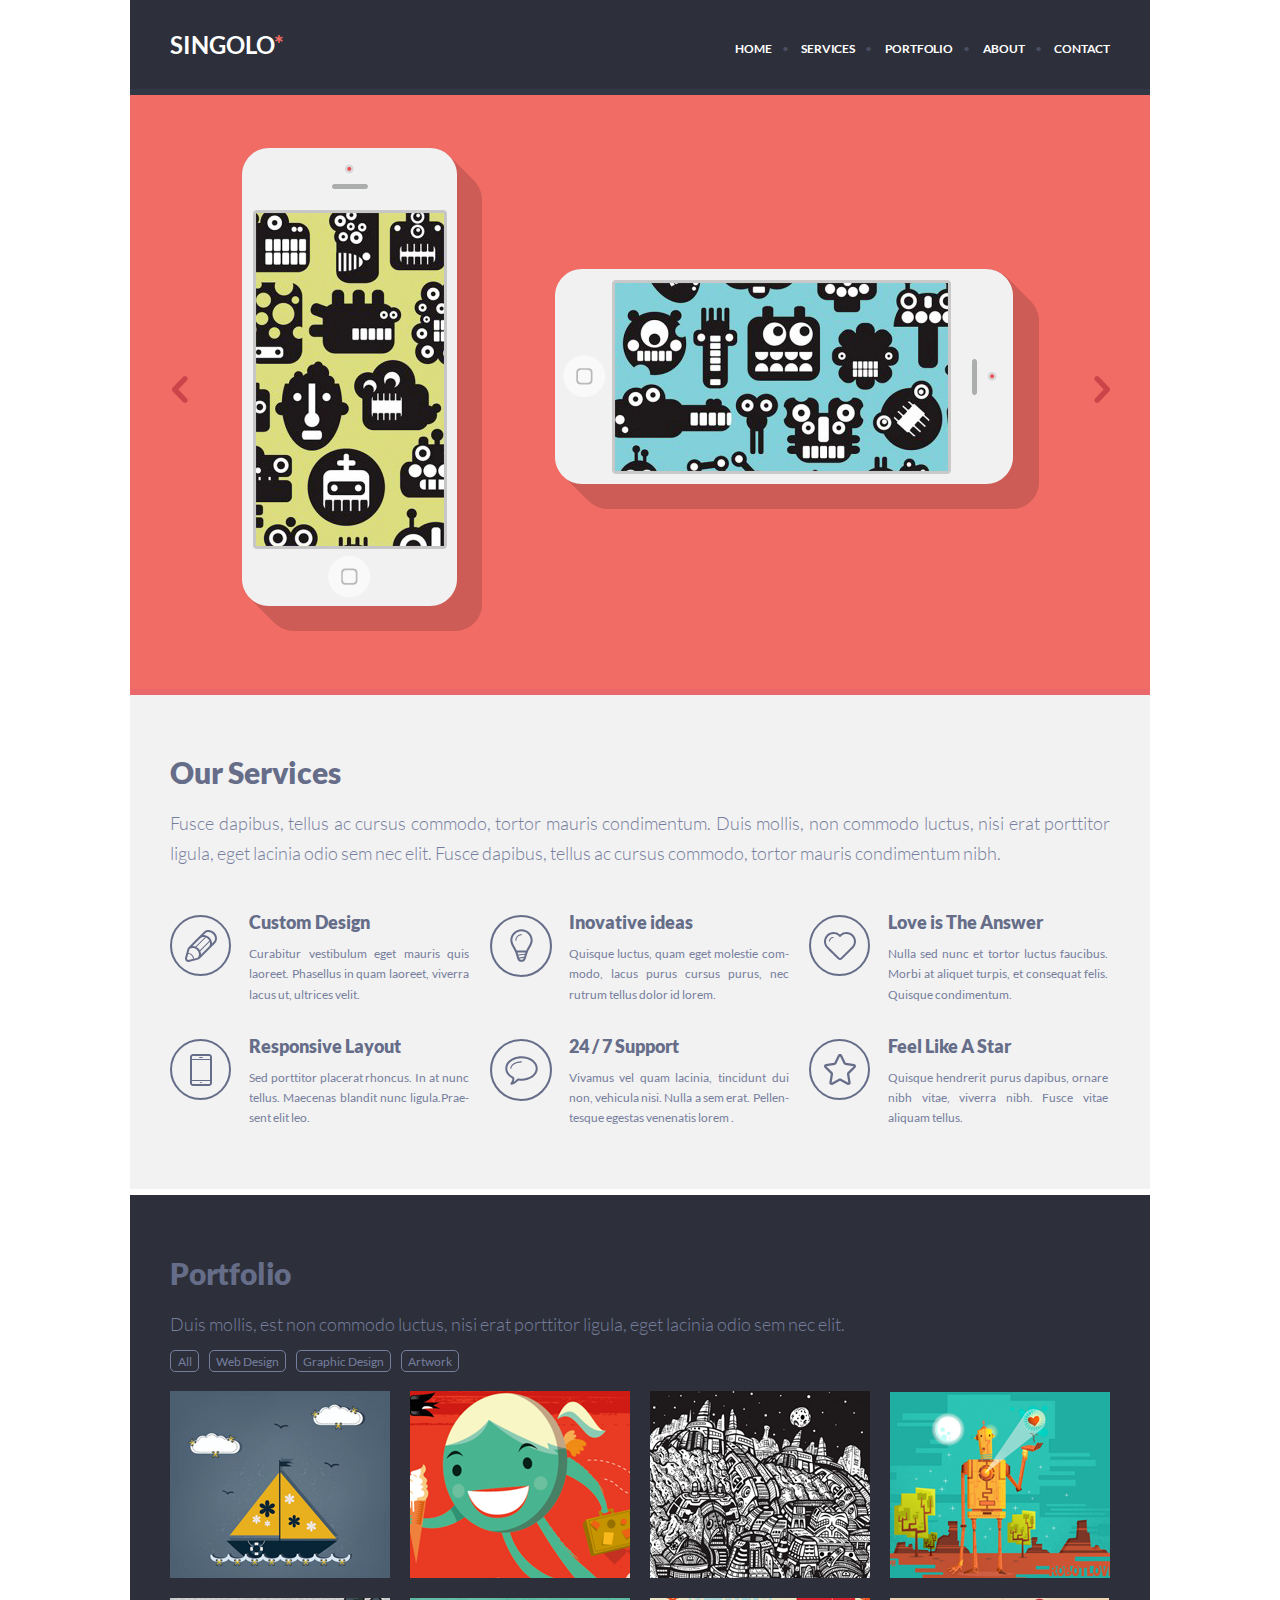
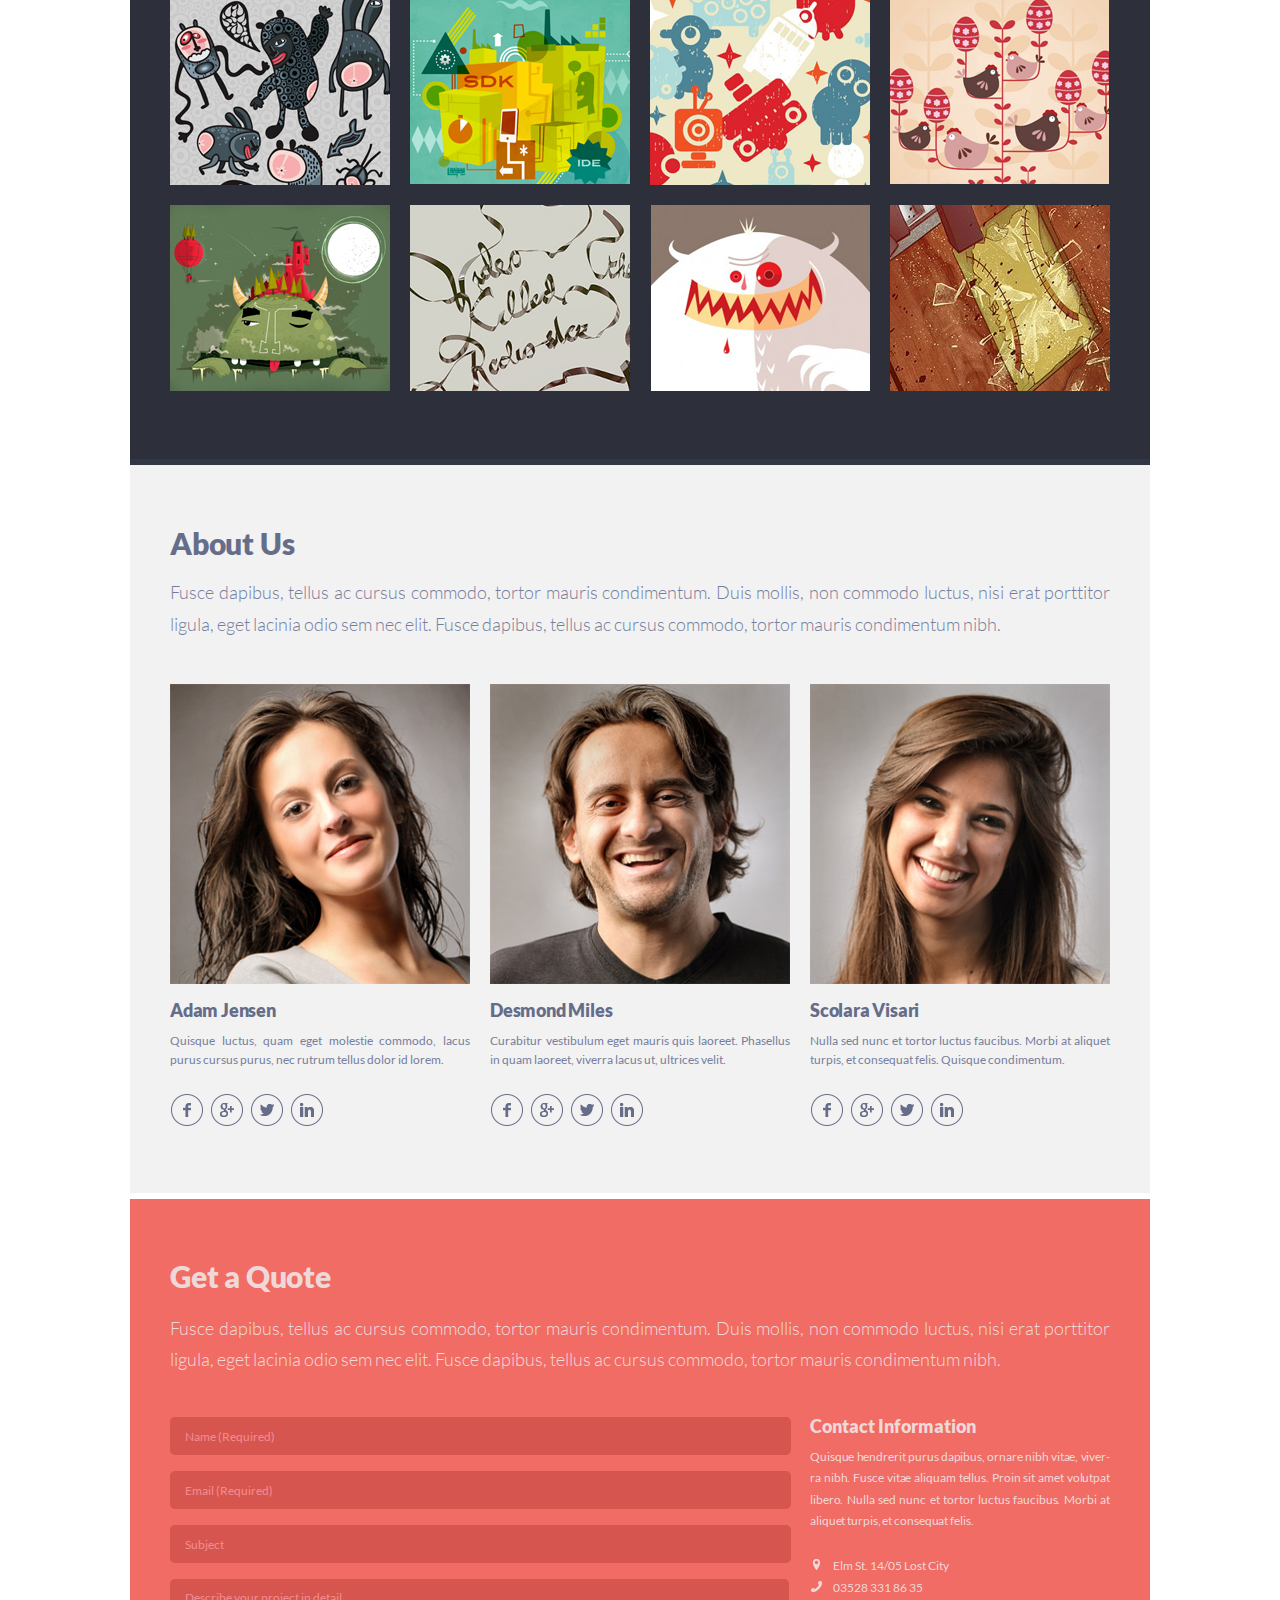
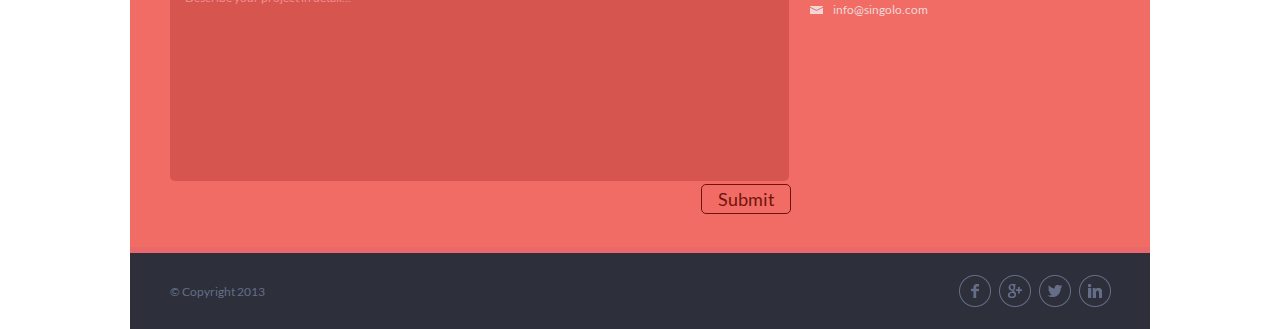
<file: index.html>
<!DOCTYPE html>
<html>
  <head>
    <meta charset="utf-8">
    <title>Singolo</title>
    <link rel="stylesheet" href="style.css">
  </head>
  <body>
    <header class= "header">
      <div class="wrapper flex">
        <a href= "#" class= "logo">
          <h1>SINGOLO</h1>
        </a>
        <nav class= "header_navigation">
          <ul class= "navigation">
            <li><a href= "#">HOME</a></li>
            <li><a href= "#">SERVICES</a></li>
            <li><a href= "#">PORTFOLIO</a></li>
            <li><a href= "#">ABOUT</a></li>
            <li><a href= "#">CONTACT</a></li>
          </ul>
        </nav>
      </div>
    </header>
    <div class="wrapper flex slider">
      <button type="button" name= "button-left" id= "button-left"></button>
      <img width= "250" id="phone-vertical" src="assets/images/iPhone Vertical.png">
      <img width= "500" id= "phone-horizontal" src="assets/images/iPhone Horizontal.png">
      <button type= "button" name= "button-right" id= "button-right"></button>
    </div>
    <main>
      <div class="services">
        <div class="wrapper">
        <section class= "our-services">
          <h2>Our Services</h2>
          <p>Fusce dapibus, tellus ac cursus commodo, 
            tortor mauris condimentum. Duis mollis, 
            non commodo luctus, nisi erat porttitor ligula, 
            eget lacinia odio sem nec elit. Fusce dapibus, 
            tellus ac cursus commodo, tortor mauris condimentum nibh.
          </p>
        </section>
        </div>
        <div class="wrapper flex layout-3-column">
          <div class="service">
            <div class="service-icon">
              <img width= "62" src="assets/images/pen.svg">
            </div>
            <div class="service-text">
              <h3>Custom Design</h3>
              <p>Curabitur vestibulum eget mauris quis laoreet. 
                Phasellus in quam laoreet, viverra lacus ut,
                ultrices velit.</p>
            </div>
          </div>
          <div class="service">
            <div class="service-icon">
              <img width= "62" src= "assets/images/bulb.svg">
            </div>
            <div class="service-text">
              <h3>Inovative ideas</h3>
              <p>Quisque luctus, quam eget molestie com- modo, 
                lacus purus cursus purus, 
                nec rutrum tellus dolor id lorem.</p>
            </div>
          </div>
          <div class="service">
            <div class="service-icon">
              <img width= "62" src= "assets/images/heart.svg">
            </div>
            <div class="service-text">
              <h3>Love is The Answer</h3>
              <p>Nulla sed nunc et tortor luctus faucibus.
                Morbi at aliquet turpis,
                et consequat felis. Quisque condimentum.</p>
            </div>
          </div>
          <div class="service">
            <div class="service-icon">
              <img width= "62" src= "assets/images/phone.svg">
            </div>
            <div class="service-text">
              <h3>Responsive Layout</h3>
              <p>Sed porttitor placerat rhoncus. In at nunc tellus.
                Maecenas blandit nunc ligula.Prae- sent elit leo.</p>
            </div>
          </div>
          <div class="service">
            <div class="service-icon">
              <img width= "62" src= "assets/images/bubble.svg">
            </div>
            <div class="service-text">
              <h3>24 / 7 Support</h3>
              <p>Vivamus vel quam lacinia, tincidunt dui non, vehicula nisi. 
                Nulla a sem erat. Pellen- tesque egestas venenatis lorem .</p>
            </div>
          </div>
          <div class="service">
            <div class="service-icon">
              <img width= "62" src= "assets/images/star.svg">
            </div>
            <div class= "service-text">
              <h3>Feel Like A Star</h3>
              <p>Quisque hendrerit purus dapibus, ornare nibh vitae, 
                viverra nibh. Fusce vitae aliquam tellus.</p>
            </div>
          </div>
        </div>
      </div>
      <section class= "wrapper portfolio">
        <h2>Portfolio</h2>
        <p>Duis mollis, est non commodo luctus, nisi erat 
          porttitor ligula, eget lacinia odio sem nec elit.</p>
        <div class= "category">
          <button type="button">All</button>
          <button type="button">Web Design</button>
          <button type="button">Graphic Design</button>
          <button type="button">Artwork</button>
        </div>
        <div class="flex gallery">
          <div class="gallery-item"><img width= "220" src="./assets/images/img1.png" alt=""></div>
          <div class="gallery-item"><img width= "220" src="./assets/images/img4.png" alt=""></div>
          <div class="gallery-item"><img width= "220" src="./assets/images/img7.png" alt=""></div>
          <div class="gallery-item"><img width= "220" src="./assets/images/img10.png" alt=""></div>
          <div class="gallery-item"><img width= "220" src="./assets/images/img2.png" alt=""></div>
          <div class="gallery-item"><img width= "220" src="./assets/images/img5.png" alt=""></div>
          <div class="gallery-item"><img width= "220" src="./assets/images/img8.png" alt=""></div>
          <div class="gallery-item"><img width= "220" src="./assets/images/img11.png" alt=""></div>
          <div class="gallery-item"><img width= "220" src="./assets/images/img3.png" alt=""></div>
          <div class="gallery-item"><img width= "220" src="./assets/images/img6.png" alt=""></div>
          <div class="gallery-item"><img width= "220" src="./assets/images/img9.png" alt=""></div>
          <div class="gallery-item"><img width= "220" src="./assets/images/img12.png" alt=""></div>
        </div>
      </section>
      <section class= "wrapper about">
        <h2>About Us</h2>
        <p>Fusce dapibus, tellus ac cursus commodo, tortor mauris condimentum. Duis mollis, non 
          commodo luctus, nisi erat porttitor ligula, eget lacinia odio sem nec elit. 
          Fusce dapibus, tellus ac cursus commodo, tortor mauris condimentum nibh.</p>
        <div class= "flex persons">
          <div class="person">
            <img width= "300" src= "./assets/images/photo.png">
            <h3>Adam Jensen</h3>
            <p>Quisque luctus, quam eget molestie commodo, lacus purus cursus purus, 
              nec rutrum tellus dolor id lorem.</p>
            <div class="social">
              <a href= "#"><img src="./assets/images/facebook.svg"></a>
              <a href= "#"><img src="./assets/images/google.svg"></a>
              <a href= "#"><img src="./assets/images/twitter.svg"></a>
              <a href= "#"><img src="./assets/images/linkedin.svg"></a>
            </div>
          </div>
          <div class="person">
            <img width= "300" src= "./assets/images/photo2.png">
            <h3>Desmond Miles</h3>
            <p>Curabitur vestibulum eget mauris quis laoreet. Phasellus in quam laoreet, 
              viverra lacus ut, ultrices velit.</p>
            <div class="social">
              <a href= "#"><img src="./assets/images/facebook.svg" class="social-item"></a>
              <a href= "#"><img src="./assets/images/google.svg" class="social-item"></a>
              <a href= "#"><img src="./assets/images/twitter.svg" class="social-item"></a>
              <a href= "#"><img src="./assets/images/linkedin.svg" class="social-item"></a>
            </div>
          </div>
          <div class="person">
            <img width= "300" src= "./assets/images/photo3.png">
            <h3>Scolara Visari</h3>
            <p>Nulla sed nunc et tortor luctus faucibus. Morbi at aliquet turpis, et consequat
               felis. Quisque condimentum.</p>
            <div class="social">
              <a href= "#"><img src="./assets/images/facebook.svg" class="social-item"></a>
              <a href= "#"><img src="./assets/images/google.svg" class="social-item"></a>
              <a href= "#"><img src="./assets/images/twitter.svg" class="social-item"></a>
              <a href= "#"><img src="./assets/images/linkedin.svg" class="social-item"></a>
            </div>
          </div>
        </div>
      </section>
      <div class="wrapper form-contacts">
        <section class= "quote">
          <h2>Get a Quote</h2>
          <p>Fusce dapibus, tellus ac cursus commodo, tortor mauris condimentum. 
            Duis mollis, non commodo luctus, nisi erat porttitor ligula, eget 
            lacinia odio sem nec elit. Fusce dapibus, tellus ac cursus commodo, 
            tortor mauris condimentum nibh.</p>
        </section>
        <div class="flex"> 
          <form id= "project-form" action= "#">
            <input type= "text" id= "fname" name= "fname" placeholder= "Name (Required)" required>
            <br>
            <input type= "email" id= "fmail" name= "fmail"placeholder= "Email (Required)" required>
            <br>
            <input type= "text" id= "fsubject" name= "fsubject" placeholder= "Subject">
            <br>
            <textarea name= "fdescription" placeholder= "Describe your project in detail..."></textarea>
            <br>
            <button class= "submit-button" type="submit" name= "fsubmit" form="project-form">Submit</button>
          </form>
          <div class="contacts">
            <h3>Contact Information</h3>
            <p>Quisque hendrerit purus dapibus, ornare nibh vitae, viver- ra nibh. 
              Fusce vitae aliquam tellus. Proin sit amet volutpat libero. Nulla 
              sed nunc et tortor luctus faucibus. Morbi at aliquet turpis, 
              et consequat felis. </p>
              <div class="contact-links">
                <a class="address" href= "#">Elm St. 14/05 Lost City</a><br>
                <a class="phone" href= "#" type= "tel">03528 331 86 35</a><br>
                <a class="mail" href= "#" type= "mail">info@singolo.com</a>
              </div>  
          </div>
        </div>
      </div>
      <footer>
        <div class="wrapper flex">
        <div class= "copyright"><span>© Copyright 2013</span></div>
        <div class="social social-footer">
          <a href= "#"><img src="./assets/images/facebook.svg" class="social-item"></a>
          <a href= "#"><img src="./assets/images/google.svg" class="social-item"></a>
          <a href= "#"><img src="./assets/images/twitter.svg" class="social-item"></a>
          <a href= "#"><img src="./assets/images/linkedin.svg" class="social-item"></a>
        </div>
      </div>
      </footer>
    </main>
  </body>
</html>
</file>
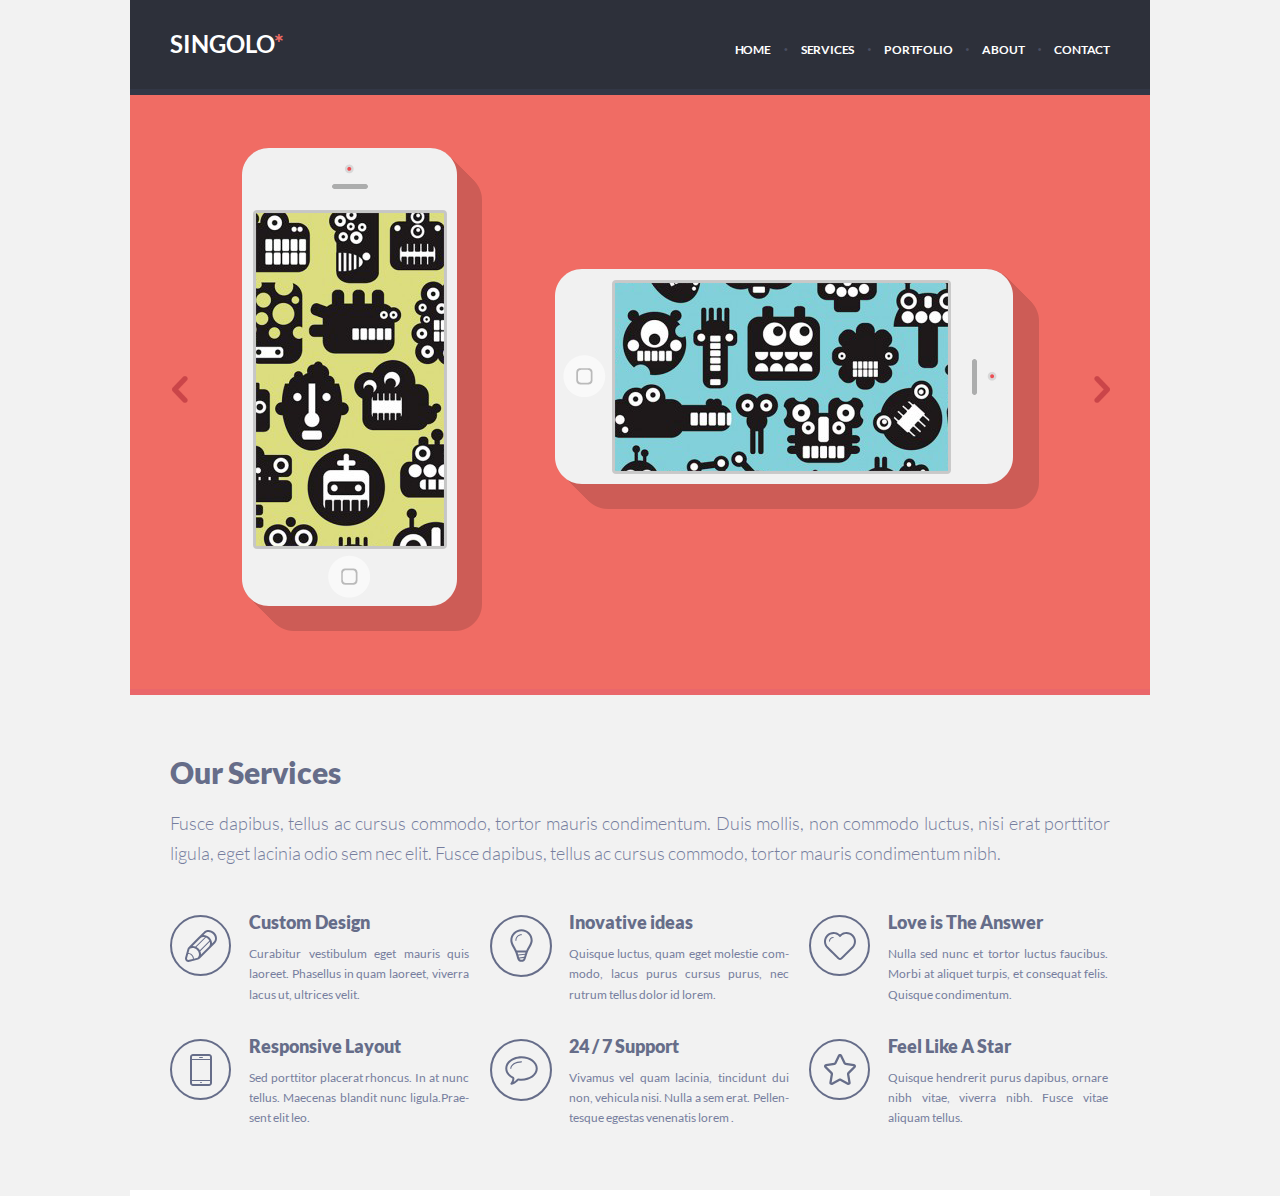
<file: singolo.html>
<!DOCTYPE html>
<html>
  <head>
    <meta charset="utf-8">
    <title></title>
    <link rel="stylesheet" href="singolo.css">
  </head>
  <body>
    <header class= "header">
      <div class="wrapper">
        <a href= "#" class= "logo">
          <h1>SINGOLO</h1>
        </a>
        <nav class= "header_navigation">
          <ul class= "navigation">
            <li><a href= "#">HOME</a></li>
            <li><a href= "#">SERVICES</a></li>
            <li><a href= "#">PORTFOLIO</a></li>
            <li><a href= "#">ABOUT</a></li>
            <li><a href= "#">CONTACT</a></li>
          </ul>
        </nav>
      </div>
    </header>
    <div class="slider">
      <div class="wrapper">
        <button type="button" name= "button-left" id= "button-left"></button>
        <img width= "250" id="phone-vertical" src="assets/images/iPhone Vertical.png">
        <img width= "500" id= "phone-horizontal" src="assets/images/iPhone Horizontal.png">
        <button type= "button" name= "button-right" id= "button-right"></button>
        </div>
    </div>
    <main>
      <section>
        <h2>Our Services</h2>
        <p>Fusce dapibus, tellus ac cursus commodo, 
          tortor mauris condimentum. Duis mollis, 
          non commodo luctus, nisi erat porttitor ligula, 
          eget lacinia odio sem nec elit. Fusce dapibus, 
          tellus ac cursus commodo, tortor mauris condimentum nibh.
        </p>
      </section>
      <section>
        <div class="layout-3-column">
          <div class="service">
            <div class="service-icon">
              <img width= "62" src="assets/images/pen.svg">
            </div>
            <div class="service-text">
              <h3>Custom Design</h3>
              <p>Curabitur vestibulum eget mauris quis laoreet. 
                Phasellus in quam laoreet, viverra lacus ut,
                ultrices velit.</p>
            </div>
          </div>
          <div class="service">
            <div class="service-icon">
              <img width= "62" src= "assets/images/bulb.svg">
            </div>
            <div class="service-text">
              <h3>Inovative ideas</h3>
              <p>Quisque luctus, quam eget molestie com- modo, 
                lacus purus cursus purus, 
                nec rutrum tellus dolor id lorem.</p>
            </div>
          </div>
          <div class="service">
            <div class="service-icon">
              <img width= "62" src= "assets/images/heart.svg">
            </div>
            <div class="service-text">
              <h3>Love is The Answer</h3>
              <p>Nulla sed nunc et tortor luctus faucibus.
                Morbi at aliquet turpis,
                et consequat felis. Quisque condimentum.</p>
            </div>
          </div>
          <div class="service">
            <div class="service-icon">
              <img width= "62" src= "assets/images/phone.svg">
            </div>
            <div class="service-text">
              <h3>Responsive Layout</h3>
              <p>Sed porttitor placerat rhoncus. In at nunc tellus.
                Maecenas blandit nunc ligula.Prae- sent elit leo.</p>
            </div>
          </div>
          <div class="service">
            <div class="service-icon">
              <img width= "62" src= "assets/images/bubble.svg">
            </div>
            <div class="service-text">
              <h3>24 / 7 Support</h3>
              <p>Vivamus vel quam lacinia, tincidunt dui non, vehicula nisi. 
                Nulla a sem erat. Pellen- tesque egestas venenatis lorem .</p>
            </div>
          </div>
          <div class="service">
            <div class="service-icon">
              <img width= "62" src= "assets/images/star.svg">
            </div>
            <div class= "service-text">
              <h3>Feel Like A Star</h3>
              <p>Quisque hendrerit purus dapibus, ornare nibh vitae, 
                viverra nibh. Fusce vitae aliquam tellus.</p>
            </div>
          </div> 
        </div>
      </section>
    </main>
  </body>
</html>
</file>
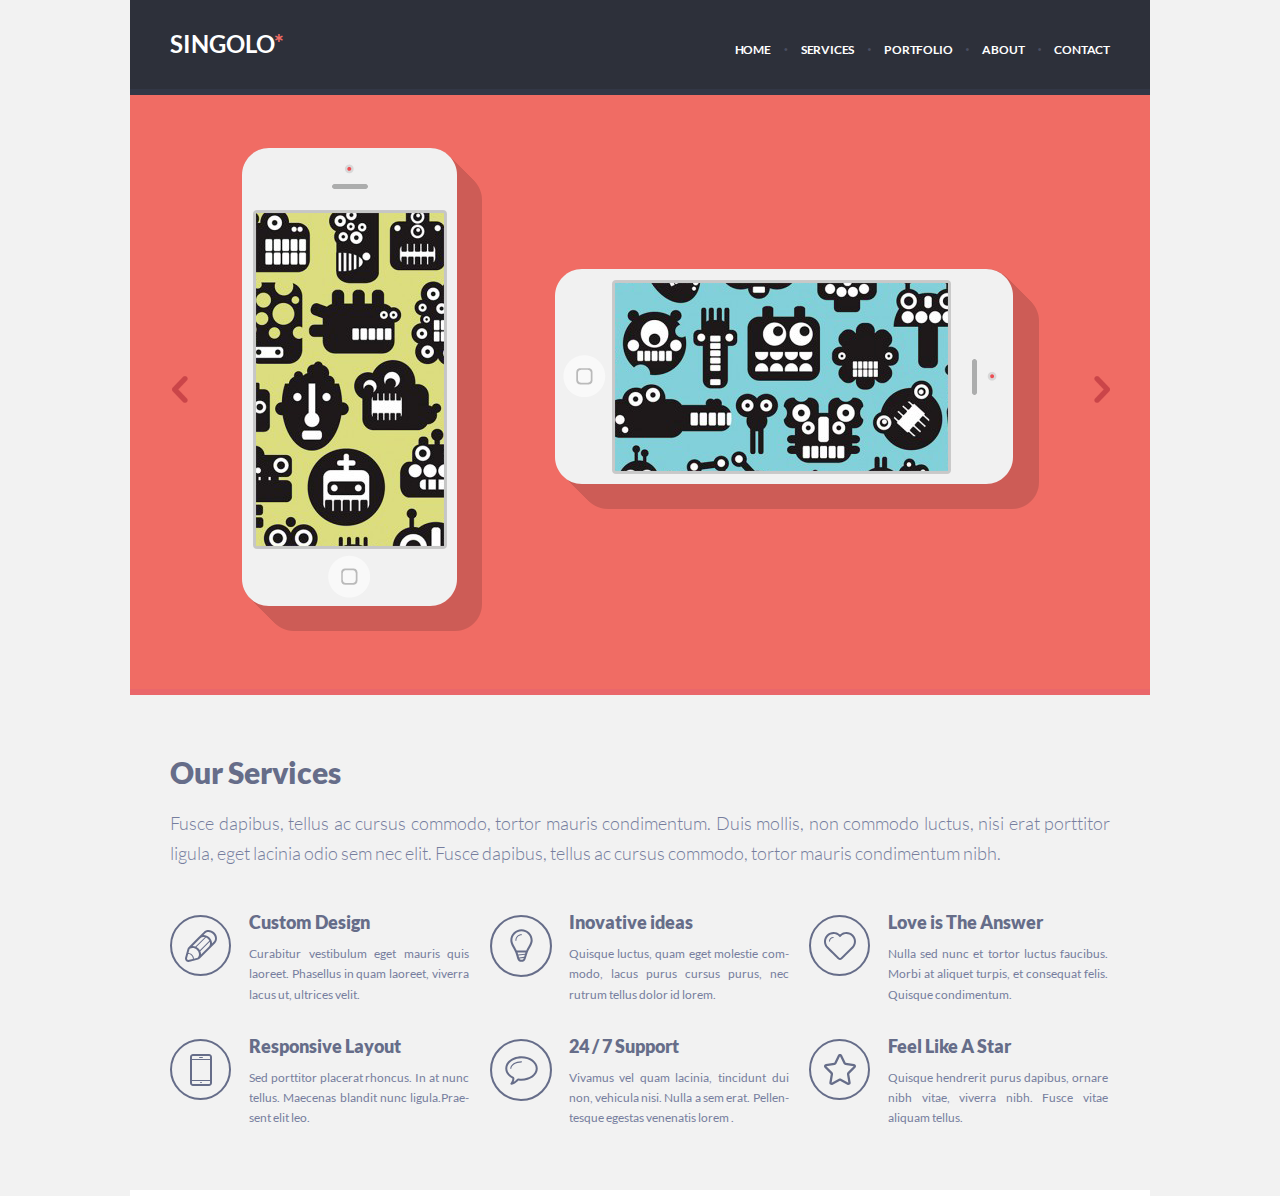
<file: singolo1.html>
<!DOCTYPE html>
<html>
  <head>
    <meta charset="utf-8">
    <title>Singolo</title>
    <link rel="stylesheet" href="singolo1.css">
  </head>
  <body>
    <header class= "header">
      <div class="wrapper">
        <a href= "#" class= "logo">
          <h1>SINGOLO</h1>
        </a>
        <nav class= "header_navigation">
          <ul class= "navigation">
            <li><a href= "#">HOME</a></li>
            <li><a href= "#">SERVICES</a></li>
            <li><a href= "#">PORTFOLIO</a></li>
            <li><a href= "#">ABOUT</a></li>
            <li><a href= "#">CONTACT</a></li>
          </ul>
        </nav>
      </div>
    </header>
    <div class="slider">
      <div class="wrapper">
        <button type="button" name= "button-left" id= "button-left"></button>
        <img width= "250" id="phone-vertical" src="assets/images/iPhone Vertical.png">
        <img width= "500" id= "phone-horizontal" src="assets/images/iPhone Horizontal.png">
        <button type= "button" name= "button-right" id= "button-right"></button>
        </div>
    </div>
    <main>
      <section>
        <h2>Our Services</h2>
        <p>Fusce dapibus, tellus ac cursus commodo, 
          tortor mauris condimentum. Duis mollis, 
          non commodo luctus, nisi erat porttitor ligula, 
          eget lacinia odio sem nec elit. Fusce dapibus, 
          tellus ac cursus commodo, tortor mauris condimentum nibh.
        </p>
      </section>
      <section>
        <div class="layout-3-column">
          <div class="service">
            <div class="service-icon">
              <img width= "62" src="assets/images/pen.svg">
            </div>
            <div class="service-text">
              <h3>Custom Design</h3>
              <p>Curabitur vestibulum eget mauris quis laoreet. 
                Phasellus in quam laoreet, viverra lacus ut,
                ultrices velit.</p>
            </div>
          </div>
          <div class="service">
            <div class="service-icon">
              <img width= "62" src= "assets/images/bulb.svg">
            </div>
            <div class="service-text">
              <h3>Inovative ideas</h3>
              <p>Quisque luctus, quam eget molestie com- modo, 
                lacus purus cursus purus, 
                nec rutrum tellus dolor id lorem.</p>
            </div>
          </div>
          <div class="service">
            <div class="service-icon">
              <img width= "62" src= "assets/images/heart.svg">
            </div>
            <div class="service-text">
              <h3>Love is The Answer</h3>
              <p>Nulla sed nunc et tortor luctus faucibus.
                Morbi at aliquet turpis,
                et consequat felis. Quisque condimentum.</p>
            </div>
          </div>
          <div class="service">
            <div class="service-icon">
              <img width= "62" src= "assets/images/phone.svg">
            </div>
            <div class="service-text">
              <h3>Responsive Layout</h3>
              <p>Sed porttitor placerat rhoncus. In at nunc tellus.
                Maecenas blandit nunc ligula.Prae- sent elit leo.</p>
            </div>
          </div>
          <div class="service">
            <div class="service-icon">
              <img width= "62" src= "assets/images/bubble.svg">
            </div>
            <div class="service-text">
              <h3>24 / 7 Support</h3>
              <p>Vivamus vel quam lacinia, tincidunt dui non, vehicula nisi. 
                Nulla a sem erat. Pellen- tesque egestas venenatis lorem .</p>
            </div>
          </div>
          <div class="service">
            <div class="service-icon">
              <img width= "62" src= "assets/images/star.svg">
            </div>
            <div class= "service-text">
              <h3>Feel Like A Star</h3>
              <p>Quisque hendrerit purus dapibus, ornare nibh vitae, 
                viverra nibh. Fusce vitae aliquam tellus.</p>
            </div>
          </div> 
        </div>
      </section>
    </main>
  </body>
</html>
</file>
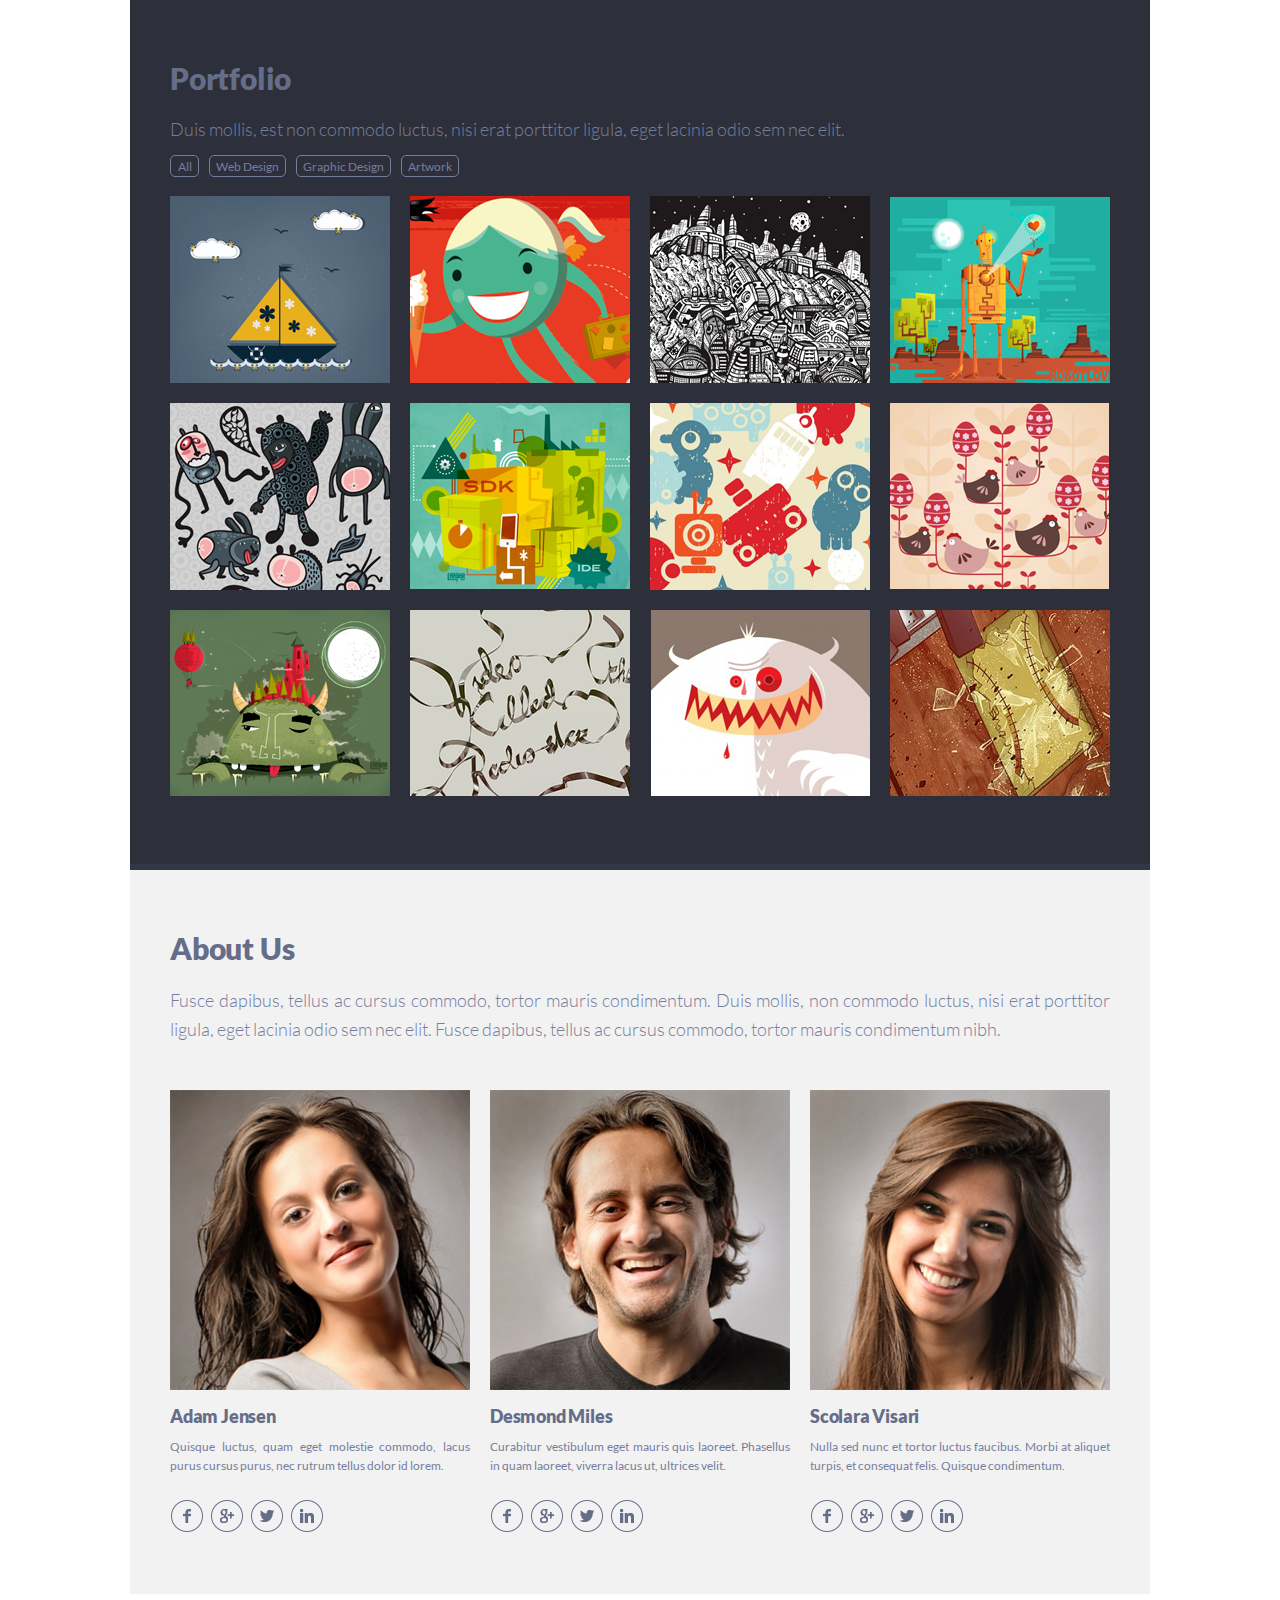
<file: singolo2.html>
<!DOCTYPE html>
<html>
  <head>
    <meta charset="utf-8">
    <title>Singolo</title>
    <link rel="stylesheet" href="singolo2.css">
  </head>
  <body>
    <main>
      <section class= "portfolio">
        <h2>Portfolio</h2>
        <p>Duis mollis, est non commodo luctus, nisi erat 
          porttitor ligula, eget lacinia odio sem nec elit.</p>
        <div class= "category">
          <button type="button">All</button>
          <button type="button">Web Design</button>
          <button type="button">Graphic Design</button>
          <button type="button">Artwork</button>
        </div>
        <div class="gallery">
          <div class="gallery-item"><img width= "220" src="./assets/images/img1.png" alt=""></div>
          <div class="gallery-item"><img width= "220" src="./assets/images/img4.png" alt=""></div>
          <div class="gallery-item"><img width= "220" src="./assets/images/img7.png" alt=""></div>
          <div class="gallery-item"><img width= "220" src="./assets/images/img10.png" alt=""></div>
          <div class="gallery-item"><img width= "220" src="./assets/images/img2.png" alt=""></div>
          <div class="gallery-item"><img width= "220" src="./assets/images/img5.png" alt=""></div>
          <div class="gallery-item"><img width= "220" src="./assets/images/img8.png" alt=""></div>
          <div class="gallery-item"><img width= "220" src="./assets/images/img11.png" alt=""></div>
          <div class="gallery-item"><img width= "220" src="./assets/images/img3.png" alt=""></div>
          <div class="gallery-item"><img width= "220" src="./assets/images/img6.png" alt=""></div>
          <div class="gallery-item"><img width= "220" src="./assets/images/img9.png" alt=""></div>
          <div class="gallery-item"><img width= "220" src="./assets/images/img12.png" alt=""></div>
        </div>
      </section>
      <section class= "about">
        <h2>About Us</h2>
        <p>Fusce dapibus, tellus ac cursus commodo, tortor mauris condimentum. Duis mollis, non 
          commodo luctus, nisi erat porttitor ligula, eget lacinia odio sem nec elit. 
          Fusce dapibus, tellus ac cursus commodo, tortor mauris condimentum nibh.</p>
        <div class= "persons">
          <div class="person">
            <img width= "300" src= "./assets/images/photo.png">
            <h3>Adam Jensen</h3>
            <p>Quisque luctus, quam eget molestie commodo, lacus purus cursus purus, 
              nec rutrum tellus dolor id lorem.</p>
            <div class="social">
              <a href= "#"><img src="./assets/images/facebook.svg"></a>
              <a href= "#"><img src="./assets/images/google.svg"></a>
              <a href= "#"><img src="./assets/images/twitter.svg"></a>
              <a href= "#"><img src="./assets/images/linkedin.svg"></a>
            </div>
          </div>
          <div class="person">
            <img width= "300" src= "./assets/images/photo2.png">
            <h3>Desmond Miles</h3>
            <p>Curabitur vestibulum eget mauris quis laoreet. Phasellus in quam laoreet, 
              viverra lacus ut, ultrices velit.</p>
            <div class="social">
              <a href= "#"><img src="./assets/images/facebook.svg" class="social-item"></a>
              <a href= "#"><img src="./assets/images/google.svg" class="social-item"></a>
              <a href= "#"><img src="./assets/images/twitter.svg" class="social-item"></a>
              <a href= "#"><img src="./assets/images/linkedin.svg" class="social-item"></a>
            </div>
          </div>
          <div class="person">
            <img width= "300" src= "./assets/images/photo3.png">
            <h3>Scolara Visari</h3>
            <p>Nulla sed nunc et tortor luctus faucibus. Morbi at aliquet turpis, et consequat
               felis. Quisque condimentum.</p>
            <div class="social">
              <a href= "#"><img src="./assets/images/facebook.svg" class="social-item"></a>
              <a href= "#"><img src="./assets/images/google.svg" class="social-item"></a>
              <a href= "#"><img src="./assets/images/twitter.svg" class="social-item"></a>
              <a href= "#"><img src="./assets/images/linkedin.svg" class="social-item"></a>
            </div>
          </div>
        </div>
      </section>
    </main>
  </body>
</html>
</file>
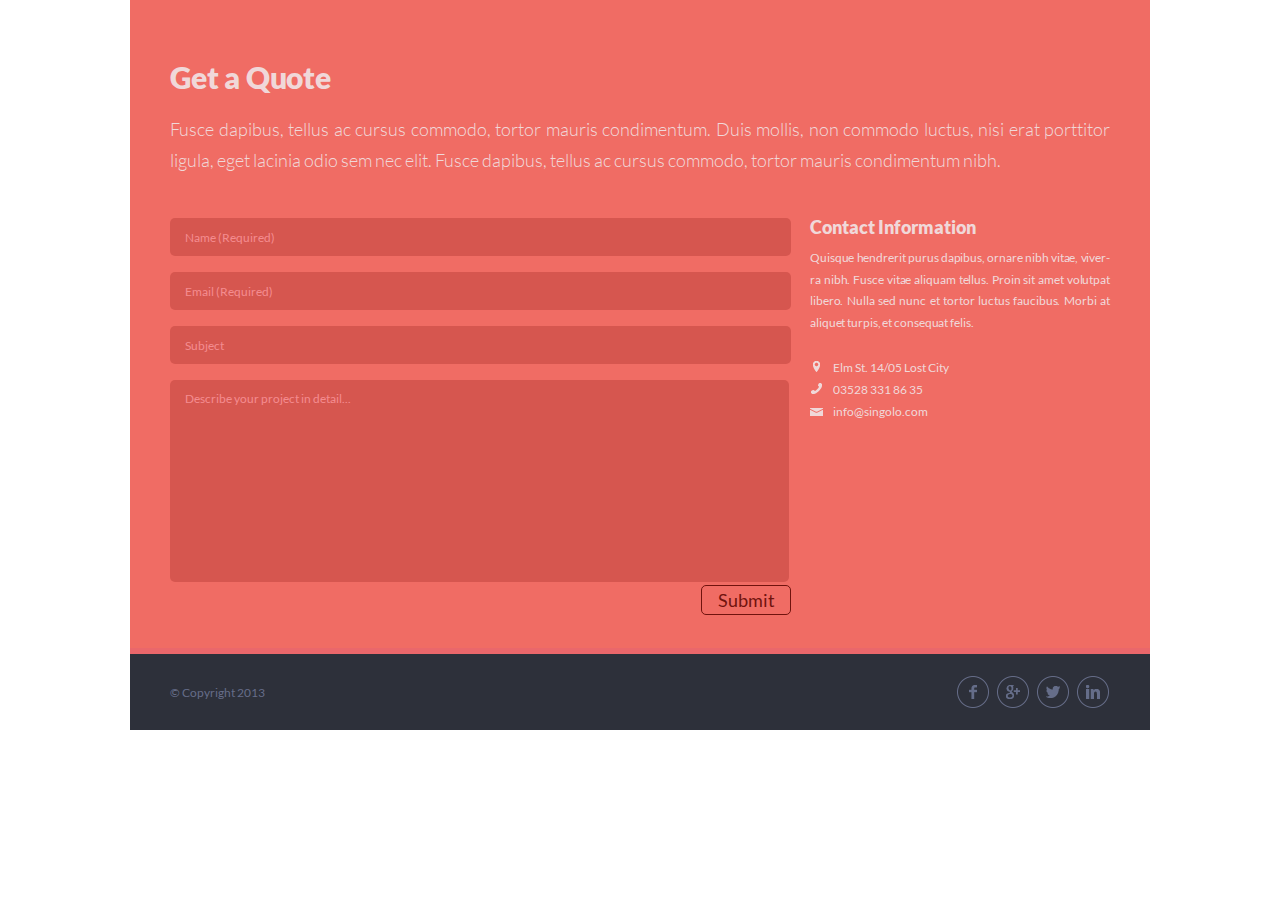
<file: singolo3.html>
<!DOCTYPE html>
<html>
  <head>
    <meta charset="utf-8">
    <title>Singolo</title>
    <link rel="stylesheet" href="singolo3.css">
  </head>
  <body>
    <main>
      <div class="wrapper">
      <section class= "quote">
        <h2>Get a Quote</h2>
        <p>Fusce dapibus, tellus ac cursus commodo, tortor mauris condimentum. 
          Duis mollis, non commodo luctus, nisi erat porttitor ligula, eget 
          lacinia odio sem nec elit. Fusce dapibus, tellus ac cursus commodo, 
          tortor mauris condimentum nibh.</p>
      </section>
    </div>
      <div class="wrapper flex"> 
        <form id= "project-form" action= "#">
          <input type= "text" id= "fname" name= "fname" placeholder= "Name (Required)" required>
          <br>
          <input type= "email" id= "fmail" name= "fmail"placeholder= "Email (Required)" required>
          <br>
          <input type= "text" id= "fsubject" name= "fsubject" placeholder= "Subject">
          <br>
          <textarea name= "fdescription" placeholder= "Describe your project in detail..."></textarea>
          <br>
          <button type="submit" name= "fsubmit" form="project-form">Submit</button>
        </form>
        <div class="contacts">
          <h3>Contact Information</h3>
          <p>Quisque hendrerit purus dapibus, ornare nibh vitae, viver- ra nibh. 
            Fusce vitae aliquam tellus. Proin sit amet volutpat libero. Nulla 
            sed nunc et tortor luctus faucibus. Morbi at aliquet turpis, 
            et consequat felis. </p>
            <div class="contact-links">
          <a class="address" href= "#">Elm St. 14/05 Lost City</a><br>
          <a class="phone" href= "#" type= "tel">03528 331 86 35</a><br>
          <a class="mail" href= "#" type= "mail">info@singolo.com</a>
        </div>  
        </div>
      </div>
    </div>
    </main>
    <footer>
      <div class="wrapper flex">
      <div class= "copyright"><span>© Copyright 2013</span></div>
      <div class="social">
        <a href= "#"><img src="./assets/images/facebook.svg" class="social-item"></a>
        <a href= "#"><img src="./assets/images/google.svg" class="social-item"></a>
        <a href= "#"><img src="./assets/images/twitter.svg" class="social-item"></a>
        <a href= "#"><img src="./assets/images/linkedin.svg" class="social-item"></a>
      </div>
    </div>
    </footer>
  </body>
</html>
</file>
<file: style.css>
@font-face {
  font-family: Lato;
  src: url(assets/fonts/Lato-Bold.ttf);
  font-weight: 700;
 }

 @font-face {
  font-family: Lato;
  src: url(assets/fonts/Lato-Black.ttf); 
  font-weight: 800;
 }

 @font-face {
  font-family: Lato;
  src: url(assets/fonts/Lato-Regular.ttf); 
  font-weight: 500;
 }

 @font-face {
  font-family: Lato;
  src: url(assets/fonts/Lato-Light.ttf); 
  font-weight: 300;
 }

body {
  font-family: "Lato", sans-serif;
  width: 1020px;
  margin: auto;
}

.wrapper {
  padding-left: 40px;
  padding-right: 40px;  
}

.flex {
  display: flex;
  justify-content: space-between;
  align-items: center;
  flex-direction: row;
}

.header {
  background-color: #2d303a;
  border-bottom: 6px #323746 solid;
  height: 89px;
}

.header a {
  font-weight: 700;
  color: #ffffff;
  text-decoration: none; 
}

.logo h1 {
  font-size: 24px;
  margin-top: 30px;
  letter-spacing: 0px;
  
}

.logo h1:after {
  content: "*";
  color: #f06c64;
}

ul.navigation {
  list-style-type: none;
  margin: 0;
  margin-top: 22px;
}

.navigation > li {
  float: left;
  position: relative;
  font-size: 12px;
  letter-spacing: -0.2px;
  margin-left: 10px;
} 

.navigation a:hover {
  color: #f06c64;
}

.navigation > li + li::before {
  content: "•";
  color: #494e62;
  margin-right:13px;
}

 .slider {
  padding-top: 46px;
  padding-bottom: 52px;
  background-color: #f06c64;
  border-bottom: 6px #ea676b solid;  
}

 #phone-vertical {
  margin-top: -4px;
  margin-left: 3px;
} 

#phone-horizontal {
  margin-top: 4px;
  margin-left: 6px;
}

button {
  background-color: transparent;
  cursor: pointer;
}

.slider > button {
  border: 0;
  width: 16px;
  height: 27px;
}

#button-left {
  background-image: url(./assets/images/left.svg);
  margin-left: 2px;
}

#button-right {
  background-image: url(./assets/images/right.svg);
}

.services {
  background-color: #f2f2f2;
  padding-top: 34px;
  height: 460px;
  border-bottom: 6px white solid;  
}

.our-services h2 { 
  font-weight: 800;
  font-size: 30px;
  color: #666d89;
  letter-spacing: -0.2px;
  margin-bottom: 0px;
}

.our-services p {
  font-weight: 300;
  font-size: 18px;
  color: #767e9e;
  line-height: 1.7em;
  text-align: justify;
  margin-bottom: 8px; 
  text-overflow: clip;
}

.layout-3-column { 
  flex-wrap: wrap;
  margin-top: 42px;
  margin-left: 1px;
}

.service {
  display: flex;
  flex-direction: row;
  width: 300px;
  height: 80px;
  margin-bottom: 43.5px;  
}

.service-icon {
  margin-right: 17px;
  margin-top: 4px;
  margin-left: -1px;
}

.service-text h3 {
  font-size: 18px;
  font-weight: 800;
  color: #666d89;
  margin: 0;
  margin-bottom: -1px;
}

.service-text p {
  font-family: "Lato", sans-serif;
  font-size: 12px;
  font-weight: 500;
  line-height: 1.7em;
  color: #767e9e;
  width: 220px;
  text-align: justify;
}

.portfolio {
  height: 864px;
  border-bottom: 6px solid #323746;
  background-color: #2d303a;
}

.portfolio > h2, .about > h2 {
  color: #666d89;
  font-weight: 800;
  font-size: 30px;
  margin: 0;
  padding-top: 60px;
  letter-spacing: -0.2px;
}

.portfolio > p {
  color: #767e9e;
  font-weight: 300;
  font-size: 18px;
  margin-top: 22px;
  margin-bottom: 15px;
}

.category {
  display: flex;
  flex-direction: row;
  margin-bottom: 19px;
}

.category > button{
  color: #767e9e;
  font-family: "Lato";
  font-size: 12px;
  font-weight: 500;
  border: 1px #767e9e solid;
  border-radius: 5px;
  margin-right: 10px;
  height: 22px;
  min-width: 29px;
}

.category > button:hover {
  color: white;
  border-color: white;
  cursor: pointer;
}

.gallery {
  height: 600px;
  flex-wrap: wrap;
  justify-content: space-between;
  align-items: center;
  overflow: hidden;
}

.gallery-item {
  width: 220px;
  height: 187px;
  margin-bottom: 20px;
  overflow: hidden;
}

.gallery-item > img {
  min-height: 100%;
  min-width: 100%;
  object-fit: cover;
}  

.about {
  background-color: #f2f2f2;
  height: 728px;
  border-bottom: 6px solid white;
}
.about > h2 {
  margin-bottom: -5px;
}
.about > p {
  color: #767e9e;
  font-weight: 300;
  font-size: 18px;
  margin-bottom: -3px;
  text-align: justify;
  line-height: 1.8em;
  margin-top: 20px;
}

.persons {
  flex-direction: row;
  margin-top: 46px;
}

.person {
  width: 300px;
  height: 440px;
}

.person > h3 {
  color: #666d89;
  font-size: 18px;
  font-weight: 800;
  margin-top: 12px;
  margin-bottom: 10px;
  letter-spacing: -0.2px;
  max-width: 300px;
  max-height: 22px;
  overflow: hidden;
}

.person > p {
  color: #767e9e;
  font-size: 12px;
  font-weight: 500;
  margin: 0;
  margin-bottom: 24px;
  line-height: 1.6em;
  text-align: justify;
}

.social > a {
  width: 32px;
  height: 32px;
  margin-right: 3px;
}

.quote > h2 {
  font-weight: 800;
  font-size: 30px;
  color: #f0d8d9;
  margin: 0;
  letter-spacing: -0.2px;
 }

.form-contacts {
   background-color: #f06c64;
   height: 589px;
   border-bottom: 6px solid #ea676b;
   padding-top: 59px;
 }

footer {
   background-color: #2d303a;
   height: 76px;
   margin:0;   
 }

div.social-footer {
  float: right;
  margin-top: 21px; 
  margin-right: -5px;
}

.social-footer > a {
  margin-left: 0px;
}

.quote > p, .contacts > p{
  color: #f0d8d9;
  font-weight: 300;
  font-size: 18px;
  margin-top: 19px;
  margin-bottom: 43px;
  text-align: justify;
  line-height: 1.7em;
}

input, textarea {
  background-color: #d6564f;
  border: 0;
  border-radius: 5px;
  padding-left: 15px;
}

input {
  width: 604px;
  height: 36px;
  margin-bottom: 16px; 
}

textarea {
  width: 602px;
  height: 189px;
  padding-top: 11px;
  resize: none;
}

 input::placeholder, textarea::placeholder{
  color: #f48c8f;
  font-size: 12px;
  font-weight: 500;
  font-family: "Lato", sans-serif;
 } 

.submit-button {
  color: #70130e;
  font-family: "Lato";
  font-size: 18px;
  font-weight: 500;
  border: 1px #70130e solid;
  border-radius: 5px;
  height: 30px;
  width: 90px;
  float: right;
}

.submit-button:hover {
  color: white;
  border-color: white;
  cursor: pointer;
}

div.contacts {
  width: 300px;
  height: 162px;
  margin-top: -190px;
}

.contacts > h3 {
  font-size: 18px;
  font-weight: 800;
  color: #f0d8d9;
  margin-top: -25px;
  margin-bottom: 9px;  
}

.contacts > p {
  font-weight: 500;
  font-size: 12px;
  margin-top: 0;
  line-height: 1.8em;
  letter-spacing: -0.1px;
  margin-bottom: 22px;
}



.contact-links > a { 
  text-decoration: none;
  font-size: 12px;
  font-weight: 500;
  color: #f0d8d9;
  margin-bottom: 3px;
  display: inline-block;
}

a.address::before {
  content: url(./assets/images/location.png);
  width: 8px;
  margin-left: 3px;
  margin-right: 13px;
}

a.phone::before {
  content: url(./assets/images/phone.png);
  width: 8px;
  margin-right: 11px;
  margin-left: 1px;
}

a.mail::before {
  content: url(./assets/images/mail.png);
  width: 8px;
  margin-right: 10px;
}

.copyright{
  margin-top: 18px;;
  font-size: 12px;
  color: #666d89;
}
</file>
<file: singolo.css>
@font-face {
  font-family: Lato;
  src: url(assets/fonts/Lato-Bold.ttf);
  font-weight: 700;
 }

 @font-face {
  font-family: Lato;
  src: url(assets/fonts/Lato-Black.ttf); 
  font-weight: 800;
 }

 @font-face {
  font-family: Lato;
  src: url(assets/fonts/Lato-Regular.ttf); 
  font-weight: 500;
 }

 @font-face {
  font-family: Lato;
  src: url(assets/fonts/Lato-Light.ttf); 
  font-weight: 300;
 }

body {
  background-color: #f2f2f2;
  width: 1020px;
  margin: auto;
  border-bottom: 6px #ffffff solid; 
}

.wrapper {
  margin-left: 40px;
  margin-right: 40px;
  margin-top: inherit;
  margin-bottom: inherit;
  height: inherit;
  display: flex;
  flex-direction: row;
  justify-content: space-between;
  align-items: center;

}

.header {
  background-color: #2d303a;
  border-bottom: 6px #323746 solid;
  height: 89px;
}

.header a {
  font-family: "Lato", sans-serif;
  font-weight: 700;
  color: #ffffff;
  text-decoration: none; 
}

.logo h1 {
  font-size: 24px;
  margin: 0;
  letter-spacing: 0px;
  margin-top: -2px;
}

.logo h1:after {
  content: "*";
  color: #f06c64;
}

ul.navigation {
  list-style-type: none;
  margin: 0;
  margin-top: 10px;
}

.navigation > li {
  float: left;
  position: relative;
  font-size: 12px;
  letter-spacing: -0.2px;
  margin-left: 13px;
} 

.navigation a:hover {
  color: #f06c64;
}

.navigation > li + li::before {
  content: "•";
  color: #494e62;
  margin-right:13px;
}

.slider {
  padding-left: 2.4px;
  padding-top: 46px;
  padding-bottom: 52px;
  background-color: #f06c64;
  border-bottom: 6px #ea676b solid;  
}

 #phone-vertical {
  margin-top: -4px;
  margin-left: 3px;
} 

#phone-horizontal {
  margin-top: 4px;
  margin-left: 6px;
}

button {
  background-color: transparent;
  cursor: pointer;
  border: 0;
  width: 16px;
  height: 27px;
}

#button-left {
  background-image: url(./assets/images/left.svg);
}

#button-right {
  background-image: url(./assets/images/right.svg);
}

section {
  padding-left: 40px;
  padding-right: 40px;
  padding-top: 34px;
}

h2 {
  font-family: "Lato", sans-serif;
  font-weight: 800;
  font-size: 30px;
  color: #666d89;
  letter-spacing: -0.2px;
  margin-bottom: 0px;
}

p {
  font-family: "Lato", sans-serif;
  font-weight: 300;
  font-size: 18px;
  color: #767e9e;
  line-height: 1.7em;
  text-align: justify;
  margin-bottom: 8px; 
  text-overflow: clip;
}

.layout-3-column { 
  display: flex;
  justify-content: space-between;
  flex-wrap: wrap;
  margin-bottom: 32px;
  margin-left: 1px;
}

.service {
  display: flex;
  flex-direction: row;
  width: 300px;
  height: 80px;
  margin-bottom: 43.5px;  
}

.service-icon {
  margin-right: 17px;
  margin-top: 4px;
  margin-left: -1px;
}

.service-text p {
  font-family: "Lato", sans-serif;
  font-size: 12px;
  font-weight: 500;
  color: #767e9e;
  width: 220px;
  text-align: justify;

}

h3 {
  font-family: "Lato", sans-serif;
  font-size: 18px;
  font-weight: 800;
  color: #666d89;
  margin: 0;
  margin-bottom: -1px;
}
</file>
<file: singolo1.css>
@font-face {
  font-family: Lato;
  src: url(assets/fonts/Lato-Bold.ttf);
  font-weight: 700;
 }

 @font-face {
  font-family: Lato;
  src: url(assets/fonts/Lato-Black.ttf); 
  font-weight: 800;
 }

 @font-face {
  font-family: Lato;
  src: url(assets/fonts/Lato-Regular.ttf); 
  font-weight: 500;
 }

 @font-face {
  font-family: Lato;
  src: url(assets/fonts/Lato-Light.ttf); 
  font-weight: 300;
 }

body {
  background-color: #f2f2f2;
  width: 1020px;
  margin: auto;
  border-bottom: 6px #ffffff solid; 
}

.wrapper {
  margin-left: 40px;
  margin-right: 40px;
  margin-top: inherit;
  margin-bottom: inherit;
  height: inherit;
  display: flex;
  flex-direction: row;
  justify-content: space-between;
  align-items: center;

}

.header {
  background-color: #2d303a;
  border-bottom: 6px #323746 solid;
  height: 89px;
}

.header a {
  font-family: "Lato", sans-serif;
  font-weight: 700;
  color: #ffffff;
  text-decoration: none; 
}

.logo h1 {
  font-size: 24px;
  margin: 0;
  letter-spacing: 0px;
  margin-top: -2px;
}

.logo h1:after {
  content: "*";
  color: #f06c64;
}

ul.navigation {
  list-style-type: none;
  margin: 0;
  margin-top: 10px;
}

.navigation > li {
  float: left;
  position: relative;
  font-size: 12px;
  letter-spacing: -0.2px;
  margin-left: 13px;
} 

.navigation a:hover {
  color: #f06c64;
}

.navigation > li + li::before {
  content: "•";
  color: #494e62;
  margin-right:13px;
}

.slider {
  padding-left: 2.4px;
  padding-top: 46px;
  padding-bottom: 52px;
  background-color: #f06c64;
  border-bottom: 6px #ea676b solid;  
}

 #phone-vertical {
  margin-top: -4px;
  margin-left: 3px;
} 

#phone-horizontal {
  margin-top: 4px;
  margin-left: 6px;
}

button {
  background-color: transparent;
  cursor: pointer;
  border: 0;
  width: 16px;
  height: 27px;
}

#button-left {
  background-image: url(./assets/images/left.svg);
}

#button-right {
  background-image: url(./assets/images/right.svg);
}

section {
  padding-left: 40px;
  padding-right: 40px;
  padding-top: 34px;
}

h2 {
  font-family: "Lato", sans-serif;
  font-weight: 800;
  font-size: 30px;
  color: #666d89;
  letter-spacing: -0.2px;
  margin-bottom: 0px;
}

p {
  font-family: "Lato", sans-serif;
  font-weight: 300;
  font-size: 18px;
  color: #767e9e;
  line-height: 1.7em;
  text-align: justify;
  margin-bottom: 8px; 
  text-overflow: clip;
}

.layout-3-column { 
  display: flex;
  justify-content: space-between;
  flex-wrap: wrap;
  margin-bottom: 32px;
  margin-left: 1px;
}

.service {
  display: flex;
  flex-direction: row;
  width: 300px;
  height: 80px;
  margin-bottom: 43.5px;  
}

.service-icon {
  margin-right: 17px;
  margin-top: 4px;
  margin-left: -1px;
}

.service-text p {
  font-family: "Lato", sans-serif;
  font-size: 12px;
  font-weight: 500;
  color: #767e9e;
  width: 220px;
  text-align: justify;

}

h3 {
  font-family: "Lato", sans-serif;
  font-size: 18px;
  font-weight: 800;
  color: #666d89;
  margin: 0;
  margin-bottom: -1px;
}
</file>
<file: singolo2.css>
@font-face {
  font-family: Lato;
  src: url(assets/fonts/Lato-Bold.ttf);
  font-weight: 700;
 }

 @font-face {
  font-family: Lato;
  src: url(assets/fonts/Lato-Black.ttf); 
  font-weight: 800;
 }

 @font-face {
  font-family: Lato;
  src: url(assets/fonts/Lato-Regular.ttf); 
  font-weight: 500;
 }

 @font-face {
  font-family: Lato;
  src: url(assets/fonts/Lato-Light.ttf); 
  font-weight: 300;
 }

body {
  font-family: "Lato", sans-serif;
  width: 1020px;
  margin: auto;
  
  
}

.portfolio {
  padding-right: 40px;
  padding-left: 40px;
  height: 864px;
  border-bottom: 6px solid #323746;
  background-color: #2d303a;
}

h2 {
  color: #666d89;
  font-weight: 800;
  font-size: 30px;
  margin: 0;
  padding-top: 60px;
  letter-spacing: -0.2px;
}


p {
  color: #767e9e;
  font-weight: 300;
  font-size: 18px;
  margin-top: 22px;
  margin-bottom: 15px;
}

.category {
  display: flex;
  flex-direction: row;
  margin-bottom: 19px;
}

button{
  background-color: transparent;
  color: #767e9e;
  font-family: "Lato";
  font-size: 12px;
  font-weight: 500;
  border: 1px #767e9e solid;
  border-radius: 5px;
  margin-right: 10px;
  height: 22px;
  min-width: 29px;
}

button:hover {
  color: white;
  border-color: white;
  cursor: pointer;
}

.gallery {
  height: 600px;
  display: flex;
  flex-direction: row;
  flex-wrap: wrap;
  justify-content: space-between;
  align-items: center;
  overflow: hidden;
}

.gallery-item {
  width: 220px;
  height: 187px;
  margin-bottom: 20px;
  overflow: hidden;
}

.gallery-item > img {
  min-height: 100%;
  min-width: 100%;
  object-fit: cover;
}  

.about {
  padding-right: 40px;
  padding-left: 40px;
  background-color: #f2f2f2;
  height: 724px;
  border-bottom: 6px solid white;
}

.about > p {
  text-align:justify;
  line-height: 1.6em;
  margin-top: 20px;
}

.persons {
  display: flex;
  flex-direction: row;
  justify-content: space-between;
  margin-top: 46px;
}

.person {
  width: 300px;
  height: 440px;
  /* overflow: hidden; */
}

.person > h3 {
  color: #666d89;
  font-size: 18px;
  font-weight: 800;
  margin-top: 12px;
  margin-bottom: 10px;
  letter-spacing: -0.2px;
  max-width: 300px;
  max-height: 22px;
  overflow: hidden;
}

.person > p {
  color: #767e9e;
  font-size: 12px;
  font-weight: 500;
  margin: 0;
  margin-bottom: 24px;
  line-height: 1.6em;
  text-align: justify;
}

.social > a {
  width: 32px;
  height: 32px;
  margin-right: 3px;
}
</file>
<file: singolo3.css>
@font-face {
  font-family: Lato;
  src: url(assets/fonts/Lato-Bold.ttf);
  font-weight: 700;
 }

 @font-face {
  font-family: Lato;
  src: url(assets/fonts/Lato-Black.ttf); 
  font-weight: 800;
 }

 @font-face {
  font-family: Lato;
  src: url(assets/fonts/Lato-Regular.ttf); 
  font-weight: 500;
 }

 @font-face {
  font-family: Lato;
  src: url(assets/fonts/Lato-Light.ttf); 
  font-weight: 300;
 }

body {
  font-family: "Lato", sans-serif;
  width: 1020px;
  margin: auto;
 }

h2 {
  font-weight: 800;
  font-size: 30px;
  color: #f0d8d9;
  margin: 0;
  letter-spacing: -0.2px;
 }

main {
   background-color: #f06c64;
   height: 589px;
   border-bottom: 6px solid #ea676b;
   padding-top: 59px;
 }

footer {
   background-color: #2d303a;
   height: 76px;
   margin:0;   
 }

div.social {
  float: right;
  margin-top: 21px; 
}

.social > a {
  margin-left: 3px;
}

.wrapper {
  padding-left: 40px;
  padding-right: 40px;  
}

.flex {
  display: flex;
  justify-content: space-between;
}

p {
  color: #f0d8d9;
  font-weight: 300;
  font-size: 18px;
  margin-top: 19px;
  margin-bottom: 43px;
  text-align: justify;
  line-height: 1.7em;
}

input, textarea {
  background-color: #d6564f;
  border: 0;
  border-radius: 5px;
  padding-left: 15px;
}

input {
  width: 604px;
  height: 36px;
  margin-bottom: 16px; 
}

textarea {
  width: 602px;
  height: 189px;
  padding-top: 11px;
  resize: none;
}

 input::placeholder, textarea::placeholder{
  color: #f48c8f;
  font-size: 12px;
  font-weight: 500;
  font-family: "Lato", sans-serif;
 } 

button{
  background-color: transparent;
  color: #70130e;
  font-family: "Lato";
  font-size: 18px;
  font-weight: 500;
  border: 1px #70130e solid;
  border-radius: 5px;
  height: 30px;
  width: 90px;
  float: right;
}

button:hover {
  color: white;
  border-color: white;
  cursor: pointer;
}

div.contacts {
  width: 300px;
  height: 162px;  
}

.contacts > h3 {
  font-size: 18px;
  font-weight: 800;
  color: #f0d8d9;
  margin-top: -2px;
  margin-bottom: 9px;  
}

.contacts > p {
  font-weight: 500;
  font-size: 12px;
  margin-top: 0;
  line-height: 1.8em;
  letter-spacing: -0.1px;
  margin-bottom: 22px;
}

a {
  text-decoration: none;
  font-size: 12px;
  font-weight: 500;
}

.contact-links > a { 
  color: #f0d8d9;
  margin-bottom: 3px;
  display: inline-block;
}

a.address::before {
  content: url(./assets/images/location.png);
  width: 8px;
  margin-left: 3px;
  margin-right: 13px;
}

a.phone::before {
  content: url(./assets/images/phone.png);
  width: 8px;
  margin-right: 11px;
  margin-left: 1px;
}

a.mail::before {
  content: url(./assets/images/mail.png);
  width: 8px;
  margin-right: 10px;
}

.copyright{
  margin-top: 31px;;
  font-size: 12px;
  color: #666d89;
}
</file>
